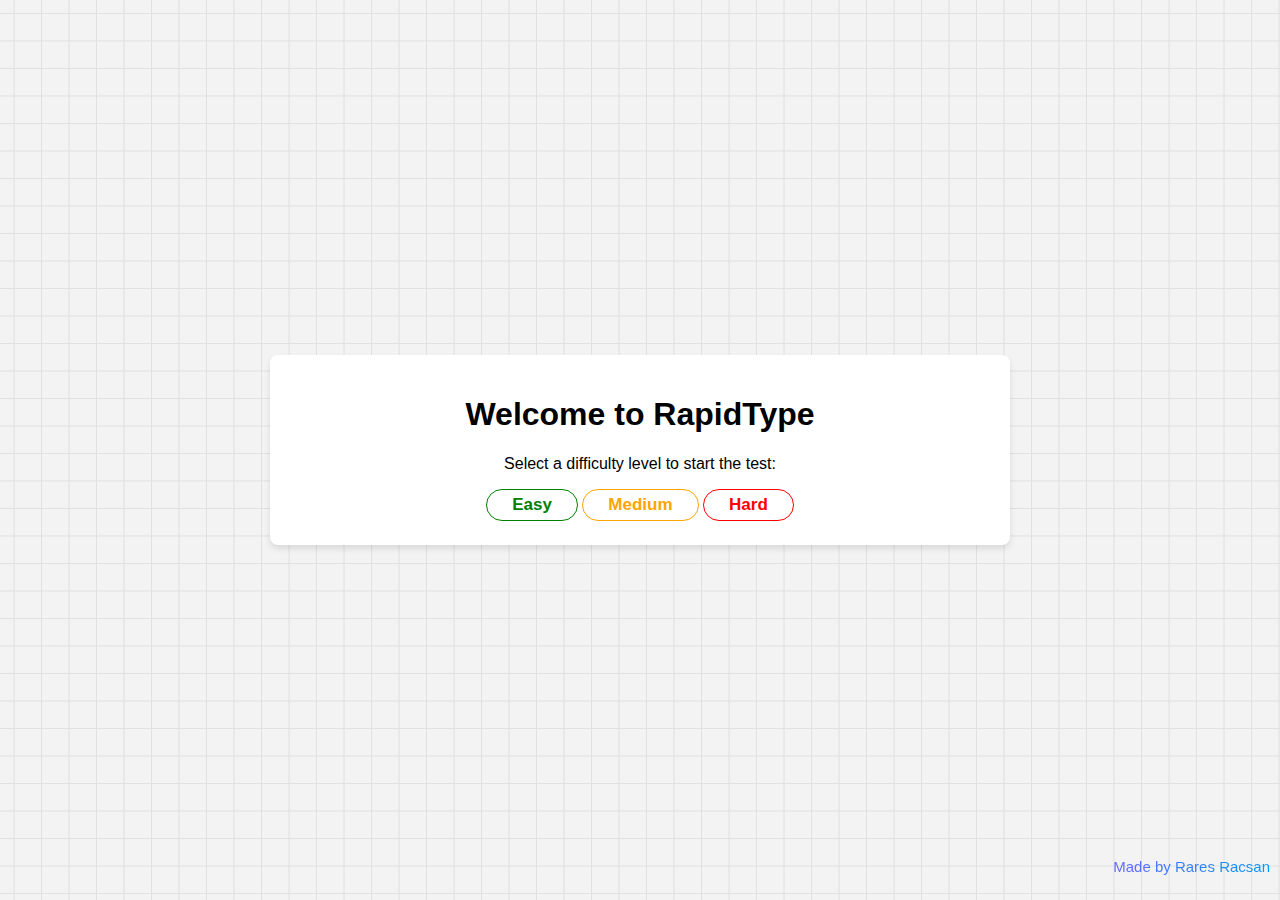
<file: index.html>
<!DOCTYPE html>
<html lang="en">
<head>
  <meta charset="UTF-8">
  <meta name="viewport" content="width=device-width, initial-scale=1.0">
  <title>RapidType - Typing Speed Test</title>
  <link rel="stylesheet" href="index_style.css">
</head>
<body>
  <div class="container">
    <h1>Welcome to RapidType</h1>
    <p>Select a difficulty level to start the test:</p>
    <div class="difficulty-buttons">
      <button class="easy" onclick="startGame('easy')"><span>Easy</span></button>
      <button class="medium" onclick="startGame('medium')"><span>Medium</span></button>
      <button class="hard" onclick="startGame('hard')"><span>Hard</span></button>
    </div>
  </div>
  <div class="footer" id="footertext">
    <p class="rainbow rainbow_text_animated">Made by Rares Racsan</p>
  </div>
  <script>
    function startGame(level) {
      window.location.href = `test.html?difficulty=${level}`;
    }
  </script>
</body>
</html>
</file>
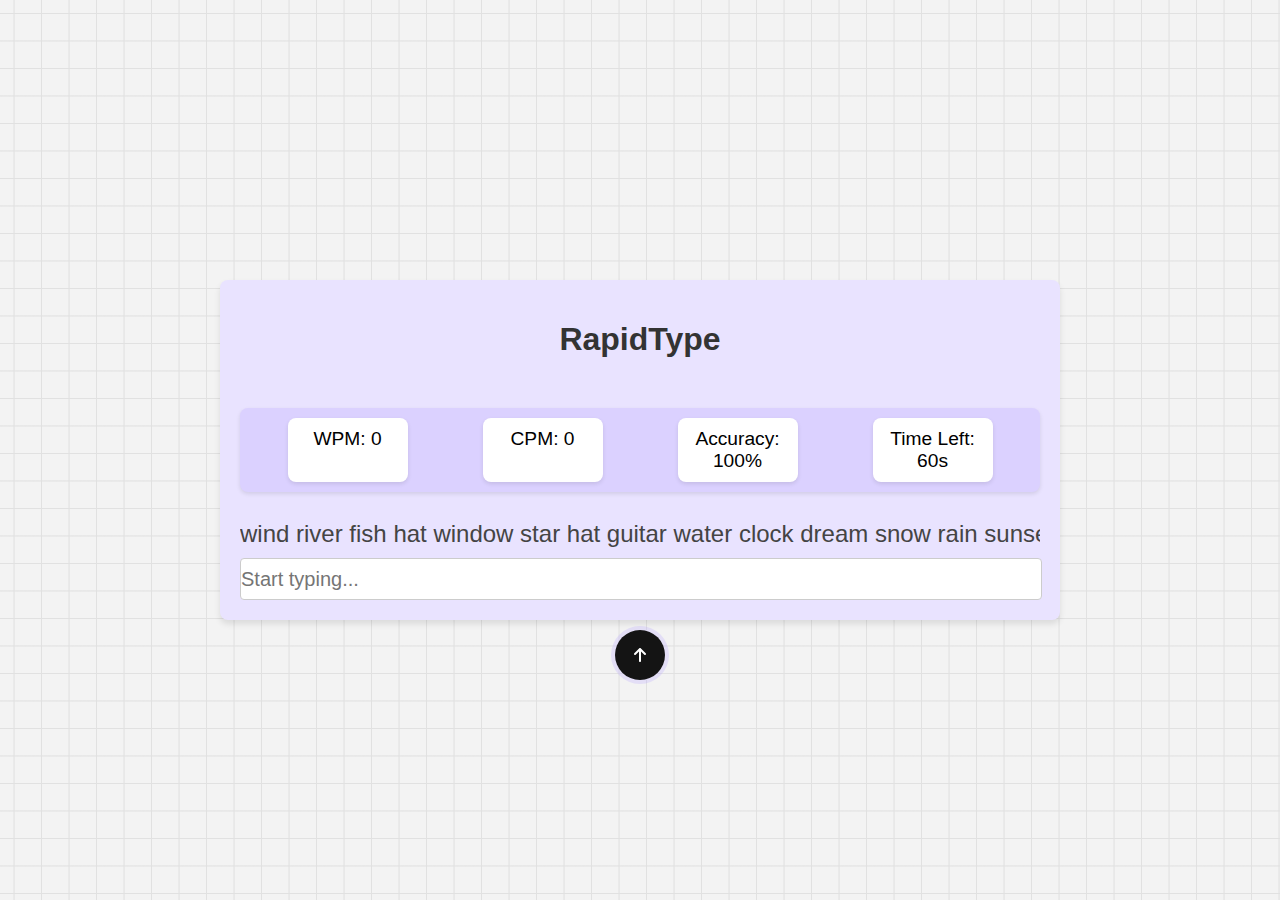
<file: test.html>
<!DOCTYPE html>
<html lang="en">
<head>
  <meta charset="UTF-8">
  <meta name="viewport" content="width=device-width, initial-scale=1.0">
  <title>RapidType - Typing Test</title>
  <link rel="stylesheet" href="style.css">
</head>
<body>
  <div class="test-container">
    <h1>RapidType</h1>
    <div class="stats">
      <p>WPM: <span id="wpm">0</span></p>
      <p>CPM: <span id="cpm">0</span></p>
      <p>Accuracy: <span id="accuracy">100%</span></p>
      <p>Time Left: <span id="timer">60</span>s</p>
    </div>
    <div class="typing-area">
      <div id="text-display"></div>
      <input type="text" id="text-input" placeholder="Start typing..." />
    </div>
    <button id="go-home-btn" class="go-home-btn"><svg class="svgIcon" viewBox="0 0 384 512">
      <path
        d="M214.6 41.4c-12.5-12.5-32.8-12.5-45.3 0l-160 160c-12.5 12.5-12.5 32.8 0 45.3s32.8 12.5 45.3 0L160 141.2V448c0 17.7 14.3 32 32 32s32-14.3 32-32V141.2L329.4 246.6c12.5 12.5 32.8 12.5 45.3 0s12.5-32.8 0-45.3l-160-160z"
      ></path>
    </svg></button>
  </div>

  <div class="popup hidden" id="popup">
    <h2>Test Completed!</h2>
    <p>Your Stats:</p>
    <ul>
      <li>WPM: <span id="popup-wpm">0</span></li>
      <li>CPM: <span id="popup-cpm">0</span></li>
      <li>Accuracy: <span id="popup-accuracy">100%</span></li>
    </ul>
    <button id="restart-btn">Restart</button>
  </div>

  <script src="script.js"></script>
</body>
</html>
</file>
<file: index_style.css>
body,
html {
  margin: 0;
  padding: 0;
  box-sizing: border-box;
  font-family: Arial, sans-serif;
}

body {
  display: flex;
  justify-content: center;
  align-items: center;
  height: 100vh;
  background-color: #f3f4f6;
  --color: #E1E1E1;
  background-color: #F3F3F3;
  background-image: linear-gradient(0deg, transparent 24%, var(--color) 25%, var(--color) 26%, transparent 27%,transparent 74%, var(--color) 75%, var(--color) 76%, transparent 77%,transparent),
      linear-gradient(90deg, transparent 24%, var(--color) 25%, var(--color) 26%, transparent 27%,transparent 74%, var(--color) 75%, var(--color) 76%, transparent 77%,transparent);
  background-size: 55px 55px;
}

.container {
  text-align: center;
  background: #fff;
  padding: 20px;
  width: 700px;
  height: 150px;
  border-radius: 8px;
  box-shadow: 0 4px 6px rgba(0, 0, 0, 0.1);
  display: inline;
  flex-direction: column;
  justify-content: space-between;
}

button {
  background: transparent;
  position: relative;
  padding: 5px 15px;
  align-items: center;
  font-size: 17px;
  font-weight: 600;
  text-decoration: none;
  cursor: pointer;
  border-radius: 25px;
  outline: none;
  overflow: hidden;
  transition: color 0.3s 0.1s ease-out;
  text-align: center;
  z-index: 2;
}

button.easy {
  color: green;
  border: 1px solid green;
}

button.medium {
  color: orange;
  border: 1px solid orange;
}

button.hard {
  color: red;
  border: 1px solid red;
}

button span {
  margin: 10px;
}

button::before {
  position: absolute;
  top: 0;
  left: 0;
  right: 0;
  bottom: 0;
  margin: auto;
  content: "";
  border-radius: 50%;
  display: block;
  width: 20em;
  height: 20em;
  left: -5em;
  text-align: center;
  transition: box-shadow 0.5s ease-out;
  z-index: -1;
}

button.easy:hover {
    color: #fff;
    border: 1px solid green;
}

button.medium:hover {
    color: #fff;
    border: 1px solid orange;
}

button.hard:hover {
  color: #fff;
  border: 1px solid red;
}

button.easy:hover::before {
    box-shadow: inset 0 0 0 10em green;
  }

button.medium:hover::before {
  box-shadow: inset 0 0 0 10em orange;
}

button.hard:hover::before {
  box-shadow: inset 0 0 0 10em red;
}

.footer {
  position: fixed;
  bottom: 10px;
  right: 10px;
  font-size: 0.9em;
  color: black;
}

.rainbow {
  text-align: center;
  font-size: 15px;
}

.rainbow_text_animated {
  background: linear-gradient(to right, #6666ff, #0099ff , #00ff00, #ff3399, #6666ff);
  -webkit-background-clip: text;
  background-clip: text;
  color: transparent;
  animation: rainbow_animation 6s ease-in-out infinite;
  background-size: 400% 100%;
}

@keyframes rainbow_animation {
  0%,100% {
      background-position: 0 0;
  }

  50% {
      background-position: 100% 0;
  }
}
</file>
<file: style.css>
body,
html {
  margin: 0;
  padding: 0;
  box-sizing: border-box;
  font-family: -apple-system, BlinkMacSystemFont, 'Segoe UI', Roboto, Oxygen, Ubuntu, Cantarell, 'Open Sans', 'Helvetica Neue', sans-serif;
}

body {
  display: flex;
  justify-content: center;
  align-items: center;
  height: 100vh;
  background-color: #f3f4f6;
  --color: #e1e1e1;
  background-color: #f3f3f3;
  background-image: linear-gradient(
      0deg,
      transparent 24%,
      var(--color) 25%,
      var(--color) 26%,
      transparent 27%,
      transparent 74%,
      var(--color) 75%,
      var(--color) 76%,
      transparent 77%,
      transparent
    ),
    linear-gradient(
      90deg,
      transparent 24%,
      var(--color) 25%,
      var(--color) 26%,
      transparent 27%,
      transparent 74%,
      var(--color) 75%,
      var(--color) 76%,
      transparent 77%,
      transparent
    );
  background-size: 55px 55px;
}

.test-container {
  text-align: center;
  background: rgb(233, 227, 255);
  padding: 20px;
  width: 800px;
  height: 300px;
  border-radius: 8px;
  box-shadow: 0 4px 6px rgba(0, 0, 0, 0.1);
  display: flex;
  flex-direction: column;
  justify-content: space-between;
  position: relative;
}

h1 {
  font-size: 2em;
  color: #333;
}

.stats {
  display: flex;
  justify-content: space-around;
  font-size: 1.2em;

  margin: 20px 0;
  padding: 10px;
  background: rgb(219, 209, 255);
  border-radius: 8px;
  box-shadow: 0 2px 4px rgba(0, 0, 0, 0.1);
}

.stats p {
  margin: 0;
  padding: 10px;
  background: #fff;
  border-radius: 8px;
  box-shadow: 0 2px 4px rgba(0, 0, 0, 0.1);
  width: 100px;
  text-align: center;
}

.typing-area {
  display: flex;
  flex-direction: column;
  align-items: flex-start;
}

#text-display {
  font-size: 1.5em;
  color: #444;
  text-align: left;
  width: 100%;
  overflow: hidden;
  white-space: nowrap;
}

#text-input {
  margin-top: 10px;
  width: 100%;
  height: 40px;
  padding: 0px;
  font-size: 1.2em;
  border: 1px solid #ccc;
  border-radius: 4px;
  font-size: 20px;
}

.popup {
  position: fixed;
  top: 50%;
  left: 50%;
  transform: translate(-50%, -50%);
  background: #fff;
  padding: 30px;
  border-radius: 10px;
  box-shadow: 0 5px 15px rgba(0, 0, 0, 0.3);
  text-align: center;
  z-index: 10;
  width: 400px;
}

.popup.hidden {
  display: none;
}

.popup h2 {
  margin-bottom: 15px;
}

.popup ul {
  list-style: none;
  padding: 0;
}

.popup ul li {
  margin: 10px 0;
}

.go-home-btn {
  width: 50px;
  height: 50px;
  border-radius: 50%;
  background-color: rgb(20, 20, 20);
  border: none;
  font-weight: 600;
  display: flex;
  align-items: center;
  justify-content: center;
  box-shadow: 0px 0px 0px 4px rgba(180, 160, 255, 0.253);
  cursor: pointer;
  transition-duration: 0.3s;
  overflow: hidden;
  position: absolute;
  bottom: -60px; 
  left: 50%; 
  transform: translateX(-50%);
}

.svgIcon {
  width: 12px;
  transition-duration: 0.3s;
}

.svgIcon path {
  fill: white;
}

.go-home-btn:hover {
  width: 140px;
  border-radius: 50px;
  background-color: rgb(181, 160, 255);
}

.go-home-btn:hover .svgIcon {
  transform: translateY(-200%);
}

.go-home-btn::before {
  position: absolute;
  bottom: -20px;
  content: "Back to Home";
  color: white;
  font-size: 0px;
  transition-duration: 0.3s;
}

.go-home-btn:hover::before {
  font-size: 13px;
  opacity: 1;
  bottom: unset;
  transition-duration: 0.3s;
}

#restart-btn {
  background-color: rgb(0, 0, 0);
  color: white;
  border: none;
  padding: 10px 20px;
  font-size: 1em;
  border-radius: 20px;
  cursor: pointer;
  margin-top: 10px;
  transition-duration: 0.3s;
}

#restart-btn:hover {
  background-color: rgb(181, 160, 255);
}

.input {
  border-radius: 10px;
  outline: 2px solid rgb(181, 160, 255);
  border: 0;
  font-family: -apple-system, BlinkMacSystemFont, 'Segoe UI', Roboto, Oxygen, Ubuntu, Cantarell, 'Open Sans', 'Helvetica Neue', sans-serif;
  background-color: rgb(219, 209, 255);
  outline-offset: 3px;
  transition: 0.25s;  
}

.input:focus {
  outline-offset: 5px;
  background-color: rgb(233, 227, 255);
}
</file>
